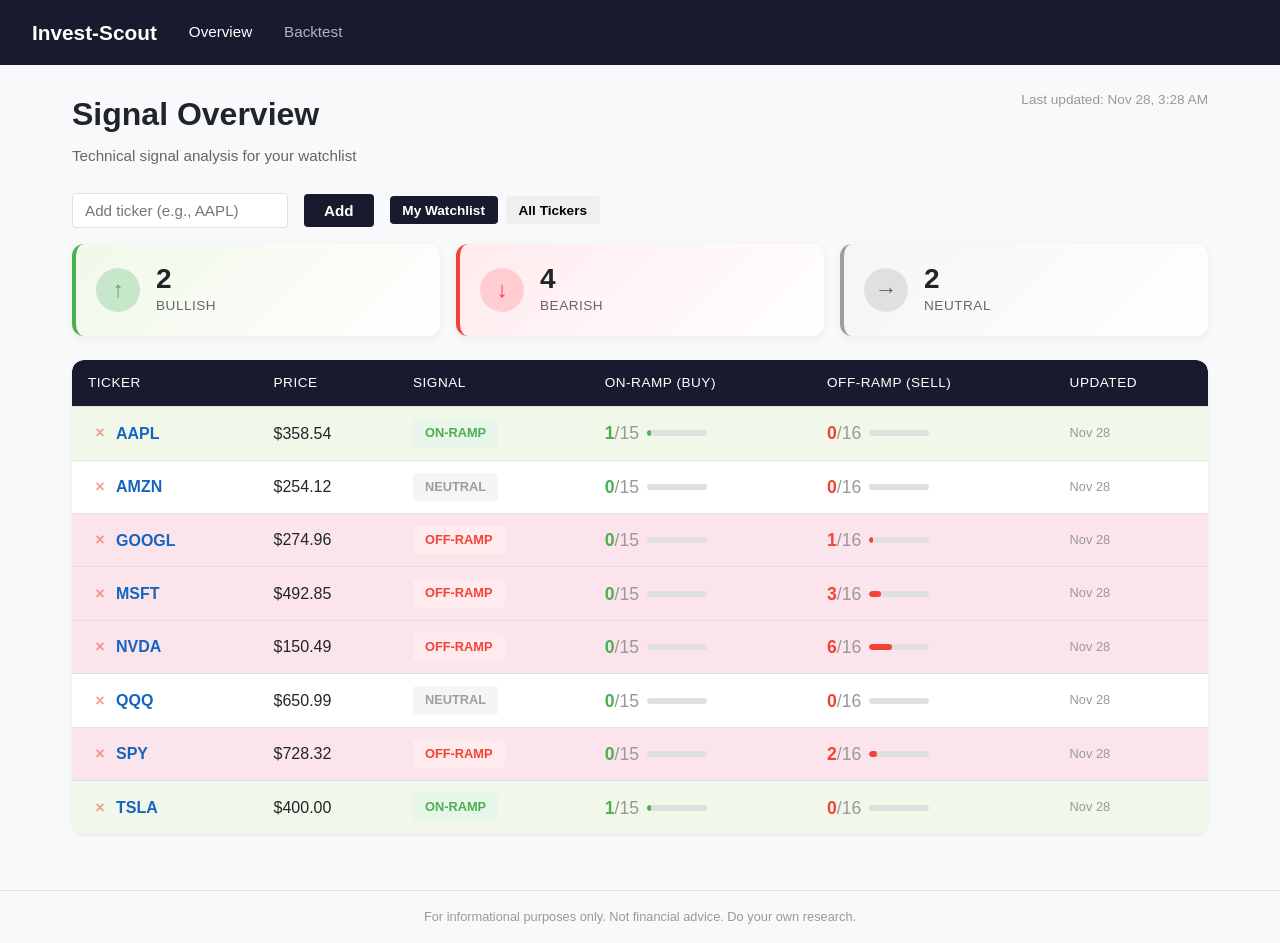
<file: index.html>
<!DOCTYPE html>
<html lang="en">
<head>
    <meta charset="UTF-8">
    <meta name="viewport" content="width=device-width, initial-scale=1.0">
    <title>Invest-Scout — Signal Overview</title>

    <link rel="stylesheet" href="css/styles.css">
    <script src="https://cdn.plot.ly/plotly-2.35.2.min.js"></script>
</head>
<body>
    <nav>
        <a href="index.html" class="brand">Invest-Scout</a>
        <a href="index.html" class="active">Overview</a>
        <a href="backtest.html">Backtest</a>
    </nav>

    <div class="container">
        <div class="page-header">
            <div>
                <h1>Signal Overview</h1>
                <p class="subtitle">Technical signal analysis for your watchlist</p>
            </div>
            <div class="refresh-status">
                <span class="loading"><span class="spinner"></span> Loading...</span>
                <span class="loaded">Last updated: <span id="last-updated">—</span></span>
            </div>
        </div>

        <!-- Watchlist controls -->
        <div class="watchlist-controls">
            <div class="autocomplete-wrapper">
                <input type="text" id="ticker-input" placeholder="Add ticker (e.g., AAPL)" autocomplete="off">
                <div id="autocomplete-list" class="autocomplete-list" style="display:none"></div>
            </div>
            <button class="btn btn-primary" onclick="addTicker()">Add</button>

            <div class="filter-toggle">
                <button id="btn-watchlist" class="active" onclick="setFilter(false)">My Watchlist</button>
                <button id="btn-all" onclick="setFilter(true)">All Tickers</button>
            </div>
        </div>

        <!-- Summary cards -->
        <div class="summary-cards">
            <div class="summary-card bullish">
                <div class="summary-icon">↑</div>
                <div class="summary-content">
                    <span class="summary-value" id="bullish-count">0</span>
                    <span class="summary-label">Bullish</span>
                </div>
            </div>
            <div class="summary-card bearish">
                <div class="summary-icon">↓</div>
                <div class="summary-content">
                    <span class="summary-value" id="bearish-count">0</span>
                    <span class="summary-label">Bearish</span>
                </div>
            </div>
            <div class="summary-card neutral-card">
                <div class="summary-icon">→</div>
                <div class="summary-content">
                    <span class="summary-value" id="neutral-count">0</span>
                    <span class="summary-label">Neutral</span>
                </div>
            </div>
        </div>

        <!-- Signal table -->
        <table class="signal-table">
            <thead>
                <tr>
                    <th onclick="sortTable(0)">Ticker</th>
                    <th onclick="sortTable(1)">Price</th>
                    <th onclick="sortTable(2)">Signal</th>
                    <th onclick="sortTable(3)" title="Entry signals — bullish indicators suggesting a potential buy opportunity">On-Ramp (Buy)</th>
                    <th onclick="sortTable(4)" title="Exit signals — bearish indicators suggesting a potential sell opportunity">Off-Ramp (Sell)</th>
                    <th onclick="sortTable(5)">Updated</th>
                </tr>
            </thead>
            <tbody id="signal-tbody">
                <tr>
                    <td colspan="6" style="text-align:center;color:#666;padding:2rem">
                        <span class="spinner"></span> Loading signal data...
                    </td>
                </tr>
            </tbody>
        </table>
    </div>

    <div class="disclaimer">
        For informational purposes only. Not financial advice. Do your own research.
    </div>

    <script src="js/watchlist.js"></script>
    <script src="js/signals.js"></script>
    <script>
        // Initialize on page load
        document.addEventListener('DOMContentLoaded', initSignals);
    </script>
</body>
</html>
</file>
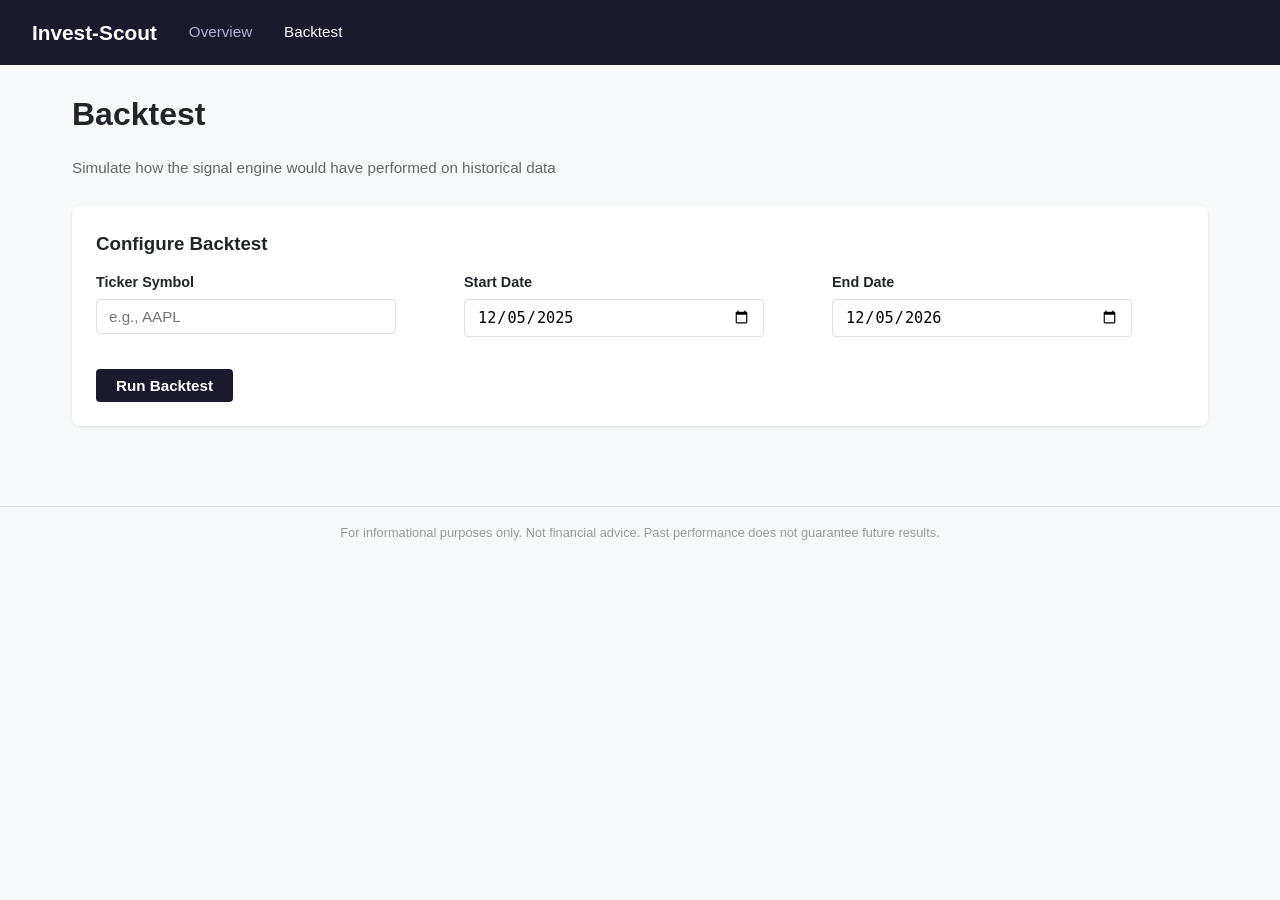
<file: backtest.html>
<!DOCTYPE html>
<html lang="en">
<head>
    <meta charset="UTF-8">
    <meta name="viewport" content="width=device-width, initial-scale=1.0">
    <title>Backtest — Invest-Scout</title>

    <link rel="stylesheet" href="css/styles.css">
    <script src="https://cdn.plot.ly/plotly-2.35.2.min.js"></script>
</head>
<body>
    <nav>
        <a href="index.html" class="brand">Invest-Scout</a>
        <a href="index.html">Overview</a>
        <a href="backtest.html" class="active">Backtest</a>
    </nav>

    <div class="container">
        <h1>Backtest</h1>
        <p class="subtitle" style="margin-bottom:1.5rem">
            Simulate how the signal engine would have performed on historical data
        </p>

        <div class="card">
            <h3>Configure Backtest</h3>

            <form id="backtest-form" onsubmit="runBacktest(event)">
                <div style="display:grid;grid-template-columns:repeat(auto-fit, minmax(200px, 1fr));gap:1rem">
                    <div class="form-group">
                        <label for="ticker">Ticker Symbol</label>
                        <input type="text" id="ticker" name="ticker" placeholder="e.g., AAPL" required>
                    </div>

                    <div class="form-group">
                        <label for="start-date">Start Date</label>
                        <input type="date" id="start-date" name="start_date" required>
                    </div>

                    <div class="form-group">
                        <label for="end-date">End Date</label>
                        <input type="date" id="end-date" name="end_date" required>
                    </div>
                </div>

                <div style="margin-top:1rem">
                    <button type="submit" class="btn btn-primary" id="run-btn">
                        <span class="btn-text">Run Backtest</span>
                        <span class="btn-loading" style="display:none"><span class="spinner"></span> Running...</span>
                    </button>
                </div>
            </form>
        </div>

        <div id="backtest-results"></div>
    </div>

    <div class="disclaimer">
        For informational purposes only. Not financial advice. Past performance does not guarantee future results.
    </div>

    <script src="js/watchlist.js"></script>
    <script src="js/charts.js"></script>
    <script src="js/backtest.js"></script>
    <script>
        // Set default dates (1 year ago to today)
        const today = new Date();
        const oneYearAgo = new Date(today);
        oneYearAgo.setFullYear(oneYearAgo.getFullYear() - 1);

        document.getElementById('end-date').value = today.toISOString().split('T')[0];
        document.getElementById('start-date').value = oneYearAgo.toISOString().split('T')[0];

        // Check for ticker in URL params
        const params = new URLSearchParams(window.location.search);
        const urlTicker = params.get('symbol');
        if (urlTicker) {
            document.getElementById('ticker').value = urlTicker.toUpperCase();
        }

        async function runBacktest(event) {
            event.preventDefault();

            const ticker = document.getElementById('ticker').value.toUpperCase().trim();
            const startDate = document.getElementById('start-date').value;
            const endDate = document.getElementById('end-date').value;

            if (!ticker || !startDate || !endDate) {
                alert('Please fill in all fields');
                return;
            }

            // Show loading state
            const btn = document.getElementById('run-btn');
            btn.querySelector('.btn-text').style.display = 'none';
            btn.querySelector('.btn-loading').style.display = 'inline';
            btn.disabled = true;

            const resultsContainer = document.getElementById('backtest-results');
            resultsContainer.innerHTML = `
                <div class="card" style="text-align:center">
                    <span class="spinner"></span> Running backtest for ${ticker}...
                </div>
            `;

            try {
                // Load ticker data
                const tickerData = await Charts.loadTickerData(ticker);

                if (!tickerData) {
                    resultsContainer.innerHTML = `
                        <div class="error">
                            Unable to load data for ${ticker}. This ticker may not be in the scanned list.
                            <br><br>
                            Available tickers can be viewed on the <a href="index.html">Overview page</a>.
                        </div>
                    `;
                    return;
                }

                // Run backtest
                const result = Backtest.run(tickerData, startDate, endDate);

                // Render results
                Backtest.render(result, 'backtest-results');

            } catch (error) {
                console.error('Backtest error:', error);
                resultsContainer.innerHTML = `
                    <div class="error">
                        An error occurred while running the backtest: ${error.message}
                    </div>
                `;
            } finally {
                // Reset button
                btn.querySelector('.btn-text').style.display = 'inline';
                btn.querySelector('.btn-loading').style.display = 'none';
                btn.disabled = false;
            }
        }
    </script>
</body>
</html>
</file>
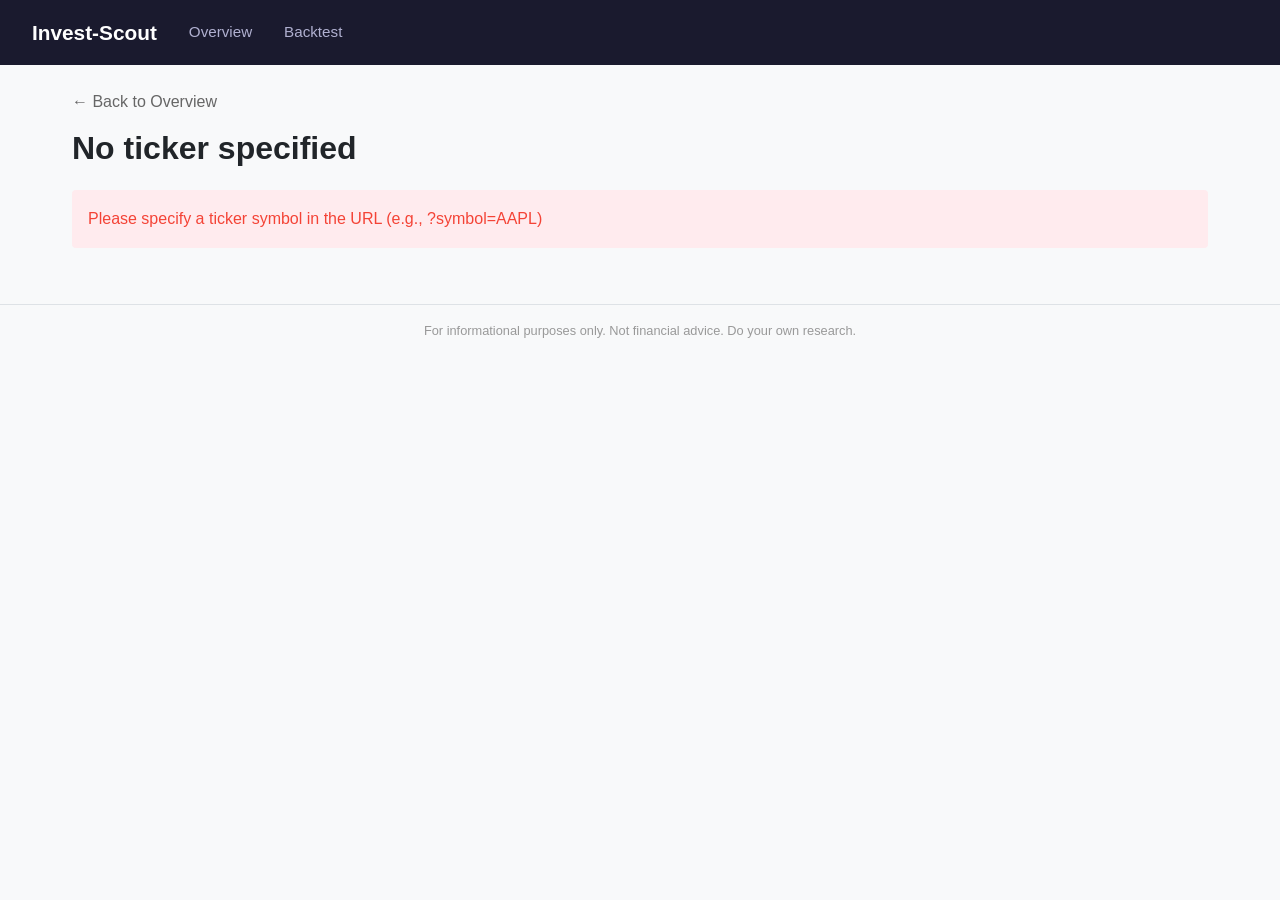
<file: ticker.html>
<!DOCTYPE html>
<html lang="en">
<head>
    <meta charset="UTF-8">
    <meta name="viewport" content="width=device-width, initial-scale=1.0">
    <title>Ticker Detail — Invest-Scout</title>

    <link rel="stylesheet" href="css/styles.css">
    <script src="https://cdn.plot.ly/plotly-2.35.2.min.js"></script>
</head>
<body>
    <nav>
        <a href="index.html" class="brand">Invest-Scout</a>
        <a href="index.html">Overview</a>
        <a href="backtest.html">Backtest</a>
    </nav>

    <div class="container">
        <p style="margin-bottom:0.5rem">
            <a href="index.html" style="color:#666;text-decoration:none">&larr; Back to Overview</a>
        </p>

        <h1 id="ticker-title">Loading...</h1>

        <div id="ticker-content">
            <div style="text-align:center;padding:3rem">
                <span class="spinner"></span> Loading ticker data...
            </div>
        </div>
    </div>

    <div class="disclaimer">
        For informational purposes only. Not financial advice. Do your own research.
    </div>

    <script src="js/watchlist.js"></script>
    <script src="js/charts.js"></script>
    <script>
        // Get symbol from URL parameter
        const params = new URLSearchParams(window.location.search);
        const symbol = (params.get('symbol') || '').toUpperCase();

        async function loadSignalData(symbol) {
            try {
                const response = await fetch('data/signals.json');
                if (!response.ok) return null;
                const signals = await response.json();
                return signals.find(s => s.ticker === symbol);
            } catch (e) {
                return null;
            }
        }

        async function initTicker() {
            if (!symbol) {
                document.getElementById('ticker-title').textContent = 'No ticker specified';
                document.getElementById('ticker-content').innerHTML = `
                    <div class="error">Please specify a ticker symbol in the URL (e.g., ?symbol=AAPL)</div>
                `;
                return;
            }

            document.getElementById('ticker-title').textContent = symbol;
            document.title = `${symbol} — Invest-Scout`;

            // Load ticker data and signal data in parallel
            const [tickerData, signalData] = await Promise.all([
                Charts.loadTickerData(symbol),
                loadSignalData(symbol)
            ]);

            if (!tickerData) {
                document.getElementById('ticker-content').innerHTML = `
                    <div class="error">
                        Unable to load data for ${symbol}. This ticker may not be in the scanned list.
                        <br><br>
                        <a href="index.html" class="btn btn-primary">Back to Overview</a>
                    </div>
                `;
                return;
            }

            // Build the page content
            const price = tickerData.ohlcv[tickerData.ohlcv.length - 1]?.close || 0;
            const signalType = signalData?.signal_type || 'neutral';
            const onRampScore = signalData?.on_ramp_score || 0;
            const offRampScore = signalData?.off_ramp_score || 0;
            const maxOnRamp = signalData?.max_on_ramp_score || 15;
            const maxOffRamp = signalData?.max_off_ramp_score || 16;
            const trendRegime = signalData?.trend_regime || 'transitional';
            const onRampSignals = signalData?.on_ramp_signals || [];
            const offRampSignals = signalData?.off_ramp_signals || [];

            // Regime badge styling
            let regimeBg = '#fff8e1', regimeFg = '#f57f17';
            if (trendRegime === 'bullish') { regimeBg = '#e8f5e9'; regimeFg = '#2e7d32'; }
            else if (trendRegime === 'bearish') { regimeBg = '#ffebee'; regimeFg = '#c62828'; }

            let html = `
                <!-- Current status -->
                <div class="card">
                    <div style="display:flex;gap:2rem;align-items:center;flex-wrap:wrap">
                        <div>
                            <span style="font-size:0.85rem;color:#666">Price</span><br>
                            <span style="font-size:1.5rem;font-weight:700">$${price.toFixed(2)}</span>
                        </div>
                        <div>
                            <span style="font-size:0.85rem;color:#666">Signal</span><br>
                            <span class="badge badge-${signalType}" style="font-size:1rem">${signalType}</span>
                        </div>
                        <div title="Market regime based on price vs. 200-day SMA and 50/200 SMA relationship. Longs are suppressed in bearish regimes.">
                            <span style="font-size:0.85rem;color:#666">Regime</span><br>
                            <span style="display:inline-block;padding:0.15rem 0.6rem;border-radius:999px;background:${regimeBg};color:${regimeFg};font-size:0.9rem;font-weight:600">${trendRegime}</span>
                        </div>
                        <div title="Bullish entry signals (weighted). Weights range 1-3 based on signal reliability. Higher = stronger buy case.">
                            <span style="font-size:0.85rem;color:#666">On-Ramp (Buy)</span><br>
                            <span class="score score-green" style="font-size:1.5rem">${onRampScore}</span>
                            <span style="color:#999">/ ${maxOnRamp}</span>
                        </div>
                        <div title="Bearish exit signals (weighted). Weights range 1-3 based on signal reliability. Higher = stronger sell case.">
                            <span style="font-size:0.85rem;color:#666">Off-Ramp (Sell)</span><br>
                            <span class="score score-red" style="font-size:1.5rem">${offRampScore}</span>
                            <span style="color:#999">/ ${maxOffRamp}</span>
                        </div>
                        <div style="margin-left:auto">
                            <a href="backtest.html?symbol=${symbol}" class="btn btn-primary">Run Backtest</a>
                        </div>
                    </div>
                </div>

                <!-- Charts -->
                <div class="card chart-container">
                    <div id="candlestick-chart"></div>
                </div>

                <div style="display:grid;grid-template-columns:1fr 1fr;gap:1rem">
                    <div class="card chart-container">
                        <div id="rsi-chart"></div>
                    </div>
                    <div class="card chart-container">
                        <div id="macd-chart"></div>
                    </div>
                </div>

                <!-- Active signals -->
                <div class="card">
                    <h3>Active Signals</h3>
            `;

            if (onRampSignals.length > 0) {
                html += `<h4 style="color:var(--green);margin:0.5rem 0">On-Ramp (Entry)</h4>`;
                onRampSignals.forEach(s => {
                    const weightLabel = s.weight ? ` <span style="color:#999;font-size:0.8rem;font-weight:400">(weight ${s.weight})</span>` : '';
                    html += `
                        <div class="signal-item">
                            <span class="signal-name" style="color:var(--green)">${s.name}${weightLabel}</span>
                            <div class="signal-reason">${s.reason}</div>
                        </div>
                    `;
                });
            }

            if (offRampSignals.length > 0) {
                html += `<h4 style="color:var(--red);margin:0.5rem 0">Off-Ramp (Exit)</h4>`;
                offRampSignals.forEach(s => {
                    const weightLabel = s.weight ? ` <span style="color:#999;font-size:0.8rem;font-weight:400">(weight ${s.weight})</span>` : '';
                    html += `
                        <div class="signal-item">
                            <span class="signal-name" style="color:var(--red)">${s.name}${weightLabel}</span>
                            <div class="signal-reason">${s.reason}</div>
                        </div>
                    `;
                });
            }

            if (onRampSignals.length === 0 && offRampSignals.length === 0) {
                html += `<p style="color:#999">No signals currently firing for ${symbol}.</p>`;
            }

            html += `</div>`;

            // Signal history
            if (tickerData.history && tickerData.history.length > 0) {
                html += `
                    <div class="card">
                        <h3>Recent Signal History (Last 30 Trading Days)</h3>
                        <table>
                            <thead>
                                <tr>
                                    <th>Date</th>
                                    <th>Signal</th>
                                    <th title="Buy signals / Sell signals">Buy / Sell</th>
                                    <th>Signals Firing</th>
                                </tr>
                            </thead>
                            <tbody>
                `;

                tickerData.history.forEach(h => {
                    html += `
                        <tr>
                            <td>${h.date}</td>
                            <td><span class="badge badge-${h.signal_type}">${h.signal_type}</span></td>
                            <td>${h.on_ramp_score} / ${h.off_ramp_score}</td>
                            <td style="font-size:0.85rem">${h.signals.join(', ') || '—'}</td>
                        </tr>
                    `;
                });

                html += `
                            </tbody>
                        </table>
                    </div>
                `;
            }

            document.getElementById('ticker-content').innerHTML = html;

            // Render charts
            Charts.renderCandlestickChart('candlestick-chart', tickerData);
            Charts.renderRSIChart('rsi-chart', tickerData);
            Charts.renderMACDChart('macd-chart', tickerData);
        }

        document.addEventListener('DOMContentLoaded', initTicker);
    </script>
</body>
</html>
</file>
<file: css/styles.css>
/* Invest-Scout Static Site Styles */

:root {
    --green: #4CAF50;
    --red: #F44336;
    --grey: #9E9E9E;
    --bg: #f8f9fa;
    --card-bg: #ffffff;
    --text: #212529;
    --border: #dee2e6;
}

* { box-sizing: border-box; margin: 0; padding: 0; }

body {
    font-family: -apple-system, BlinkMacSystemFont, "Segoe UI", Roboto, sans-serif;
    background: var(--bg);
    color: var(--text);
    line-height: 1.6;
}

/* Navigation */
nav {
    background: #1a1a2e;
    color: white;
    padding: 1rem 2rem;
    display: flex;
    align-items: center;
    gap: 2rem;
}

nav .brand {
    font-size: 1.3rem;
    font-weight: 700;
    text-decoration: none;
    color: white;
}

nav a {
    color: #b0b0d0;
    text-decoration: none;
    font-size: 0.95rem;
}

nav a:hover, nav a.active {
    color: white;
}

.container {
    max-width: 1200px;
    margin: 0 auto;
    padding: 1.5rem 2rem;
}

h1, h2 {
    margin-bottom: 1rem;
}

/* Tables */
table {
    width: 100%;
    border-collapse: collapse;
    background: var(--card-bg);
    border-radius: 8px;
    overflow: hidden;
    box-shadow: 0 1px 3px rgba(0,0,0,0.1);
}

th, td {
    padding: 0.75rem 1rem;
    text-align: left;
    border-bottom: 1px solid var(--border);
}

th {
    background: #f1f3f5;
    font-weight: 600;
    font-size: 0.85rem;
    text-transform: uppercase;
    letter-spacing: 0.5px;
    cursor: pointer;
}

th:hover {
    background: #e9ecef;
}

tr:last-child td { border-bottom: none; }
tr:hover { background: #f8f9fa; }

/* Signal type badges */
.badge {
    display: inline-block;
    padding: 0.25rem 0.75rem;
    border-radius: 4px;
    font-size: 0.8rem;
    font-weight: 600;
    text-transform: uppercase;
}

.badge-on-ramp {
    background: #e8f5e9;
    color: var(--green);
}

.badge-off-ramp {
    background: #ffebee;
    color: var(--red);
}

.badge-neutral {
    background: #f5f5f5;
    color: var(--grey);
}

.badge-error {
    background: #fff3e0;
    color: #e65100;
}

/* Row coloring */
.row-on-ramp { background: #f1f8e9 !important; }
.row-off-ramp { background: #fce4ec !important; }

/* Cards */
.card {
    background: var(--card-bg);
    border-radius: 8px;
    padding: 1.5rem;
    margin-bottom: 1.5rem;
    box-shadow: 0 1px 3px rgba(0,0,0,0.1);
}

.card h3 {
    margin-bottom: 0.75rem;
}

/* Signal list */
.signal-item {
    padding: 0.5rem 0;
    border-bottom: 1px solid var(--border);
    font-size: 0.9rem;
}

.signal-item:last-child { border-bottom: none; }

.signal-name {
    font-weight: 600;
}

.signal-reason {
    color: #666;
    font-size: 0.85rem;
}

/* Forms */
.form-group {
    margin-bottom: 1rem;
}

label {
    display: block;
    font-weight: 600;
    margin-bottom: 0.3rem;
    font-size: 0.9rem;
}

input[type="text"], input[type="date"] {
    width: 100%;
    max-width: 300px;
    padding: 0.5rem 0.75rem;
    border: 1px solid var(--border);
    border-radius: 4px;
    font-size: 0.95rem;
}

button, .btn {
    display: inline-block;
    padding: 0.5rem 1.25rem;
    border: none;
    border-radius: 4px;
    cursor: pointer;
    font-size: 0.95rem;
    font-weight: 600;
    text-decoration: none;
}

.btn-primary {
    background: #1a1a2e;
    color: white;
}

.btn-primary:hover {
    background: #16213e;
}

.btn-secondary {
    background: #e0e0e0;
    color: #333;
}

.btn-secondary:hover {
    background: #d0d0d0;
}

.btn-sm {
    padding: 0.25rem 0.5rem;
    font-size: 0.8rem;
}

.btn-danger {
    background: var(--red);
    color: white;
}

.error {
    color: var(--red);
    padding: 1rem;
    background: #ffebee;
    border-radius: 4px;
}

/* Ticker link */
a.ticker-link {
    color: #1565C0;
    text-decoration: none;
    font-weight: 600;
}

a.ticker-link:hover {
    text-decoration: underline;
}

/* Score display */
.score {
    font-weight: 700;
    font-size: 1.1rem;
}

.score-green { color: var(--green); }
.score-red { color: var(--red); }

/* Chart containers */
.chart-container {
    margin-bottom: 1.5rem;
}

/* Page header */
.page-header {
    display: flex;
    justify-content: space-between;
    align-items: flex-start;
    margin-bottom: 1.5rem;
}

.page-header h1 {
    margin-bottom: 0.25rem;
}

.subtitle {
    color: #666;
    font-size: 0.95rem;
}

.refresh-status {
    font-size: 0.85rem;
    color: #999;
}

/* Summary cards */
.summary-cards {
    display: grid;
    grid-template-columns: repeat(3, 1fr);
    gap: 1rem;
    margin-bottom: 1.5rem;
}

.summary-card {
    display: flex;
    align-items: center;
    gap: 1rem;
    padding: 1.25rem;
    border-radius: 12px;
    background: var(--card-bg);
    box-shadow: 0 2px 8px rgba(0,0,0,0.06);
    border-left: 4px solid transparent;
}

.summary-card.bullish {
    border-left-color: var(--green);
    background: linear-gradient(135deg, #f1f8e9 0%, #fff 100%);
}

.summary-card.bearish {
    border-left-color: var(--red);
    background: linear-gradient(135deg, #ffebee 0%, #fff 100%);
}

.summary-card.neutral-card {
    border-left-color: var(--grey);
    background: linear-gradient(135deg, #f5f5f5 0%, #fff 100%);
}

.summary-icon {
    width: 44px;
    height: 44px;
    border-radius: 50%;
    display: flex;
    align-items: center;
    justify-content: center;
    font-size: 1.4rem;
    font-weight: 700;
}

.bullish .summary-icon {
    background: #c8e6c9;
    color: var(--green);
}

.bearish .summary-icon {
    background: #ffcdd2;
    color: var(--red);
}

.neutral-card .summary-icon {
    background: #e0e0e0;
    color: #666;
}

.summary-content {
    display: flex;
    flex-direction: column;
}

.summary-value {
    font-size: 1.75rem;
    font-weight: 700;
    line-height: 1.1;
}

.summary-label {
    font-size: 0.85rem;
    color: #666;
    text-transform: uppercase;
    letter-spacing: 0.5px;
}

/* Score bars */
.score-bar {
    display: flex;
    align-items: center;
    gap: 0.5rem;
}

.score-bar-track {
    width: 60px;
    height: 6px;
    background: #e0e0e0;
    border-radius: 3px;
    overflow: hidden;
}

.score-bar-fill {
    height: 100%;
    border-radius: 3px;
    transition: width 0.3s ease;
}

.score-bar-fill.green { background: var(--green); }
.score-bar-fill.red { background: var(--red); }

/* Signal table enhancements */
.signal-table {
    border-radius: 12px;
}

.signal-table th {
    background: #1a1a2e;
    color: white;
    font-weight: 500;
}

.signal-table th:hover {
    background: #16213e;
}

.signal-table th:first-child {
    border-radius: 12px 0 0 0;
}

.signal-table th:last-child {
    border-radius: 0 12px 0 0;
}

/* Loading states */
.loading {
    display: none;
}

.is-loading .loading {
    display: inline;
}

.is-loading .loaded {
    display: none;
}

.spinner {
    display: inline-block;
    width: 1rem;
    height: 1rem;
    border: 2px solid #ccc;
    border-top-color: #333;
    border-radius: 50%;
    animation: spin 0.6s linear infinite;
}

@keyframes spin {
    to { transform: rotate(360deg); }
}

/* Disclaimer */
.disclaimer {
    font-size: 0.8rem;
    color: #999;
    text-align: center;
    padding: 1rem;
    border-top: 1px solid var(--border);
    margin-top: 2rem;
}

/* Watchlist controls */
.watchlist-controls {
    display: flex;
    gap: 1rem;
    align-items: center;
    margin-bottom: 1rem;
    flex-wrap: wrap;
}

.watchlist-controls input[type="text"] {
    flex: 1;
    min-width: 150px;
    max-width: 250px;
}

.filter-toggle {
    display: flex;
    gap: 0.5rem;
}

.filter-toggle button {
    padding: 0.4rem 0.8rem;
    font-size: 0.85rem;
}

.filter-toggle button.active {
    background: #1a1a2e;
    color: white;
}

/* Timestamp cell - subtle styling */
.timestamp-cell {
    color: #999;
    font-size: 0.8rem;
}

/* Ticker cell with remove button */
.ticker-cell {
    display: inline-flex;
    align-items: center;
    gap: 0.25rem;
}

/* Remove button in table */
.btn-remove {
    background: transparent;
    color: var(--red);
    padding: 0.1rem 0.4rem;
    font-size: 1rem;
    opacity: 0.5;
    width: 1.5rem;
    text-align: center;
    flex-shrink: 0;
}

.btn-remove:hover {
    opacity: 1;
    background: #ffebee;
}

/* Spacer to maintain alignment when no remove button */
.btn-remove-spacer {
    display: inline-block;
    width: 1.5rem;
    flex-shrink: 0;
}

/* Autocomplete dropdown */
.autocomplete-wrapper {
    position: relative;
    display: inline-block;
}

.autocomplete-list {
    position: absolute;
    top: 100%;
    left: 0;
    right: 0;
    background: white;
    border: 1px solid var(--border);
    border-radius: 4px;
    max-height: 200px;
    overflow-y: auto;
    z-index: 100;
    box-shadow: 0 4px 12px rgba(0,0,0,0.15);
}

.autocomplete-item {
    padding: 0.5rem 0.75rem;
    cursor: pointer;
}

.autocomplete-item:hover, .autocomplete-item.selected {
    background: #f0f0f0;
}

/* Responsive */
@media (max-width: 768px) {
    .container { padding: 1rem; }
    nav { padding: 0.75rem 1rem; gap: 1rem; }
    th, td { padding: 0.5rem; font-size: 0.85rem; }
    .page-header { flex-direction: column; gap: 0.5rem; }
    .summary-cards { grid-template-columns: 1fr; }
    .score-bar-track { display: none; }
    .watchlist-controls { flex-direction: column; align-items: stretch; }
    .watchlist-controls input[type="text"] { max-width: none; }
}
</file>
